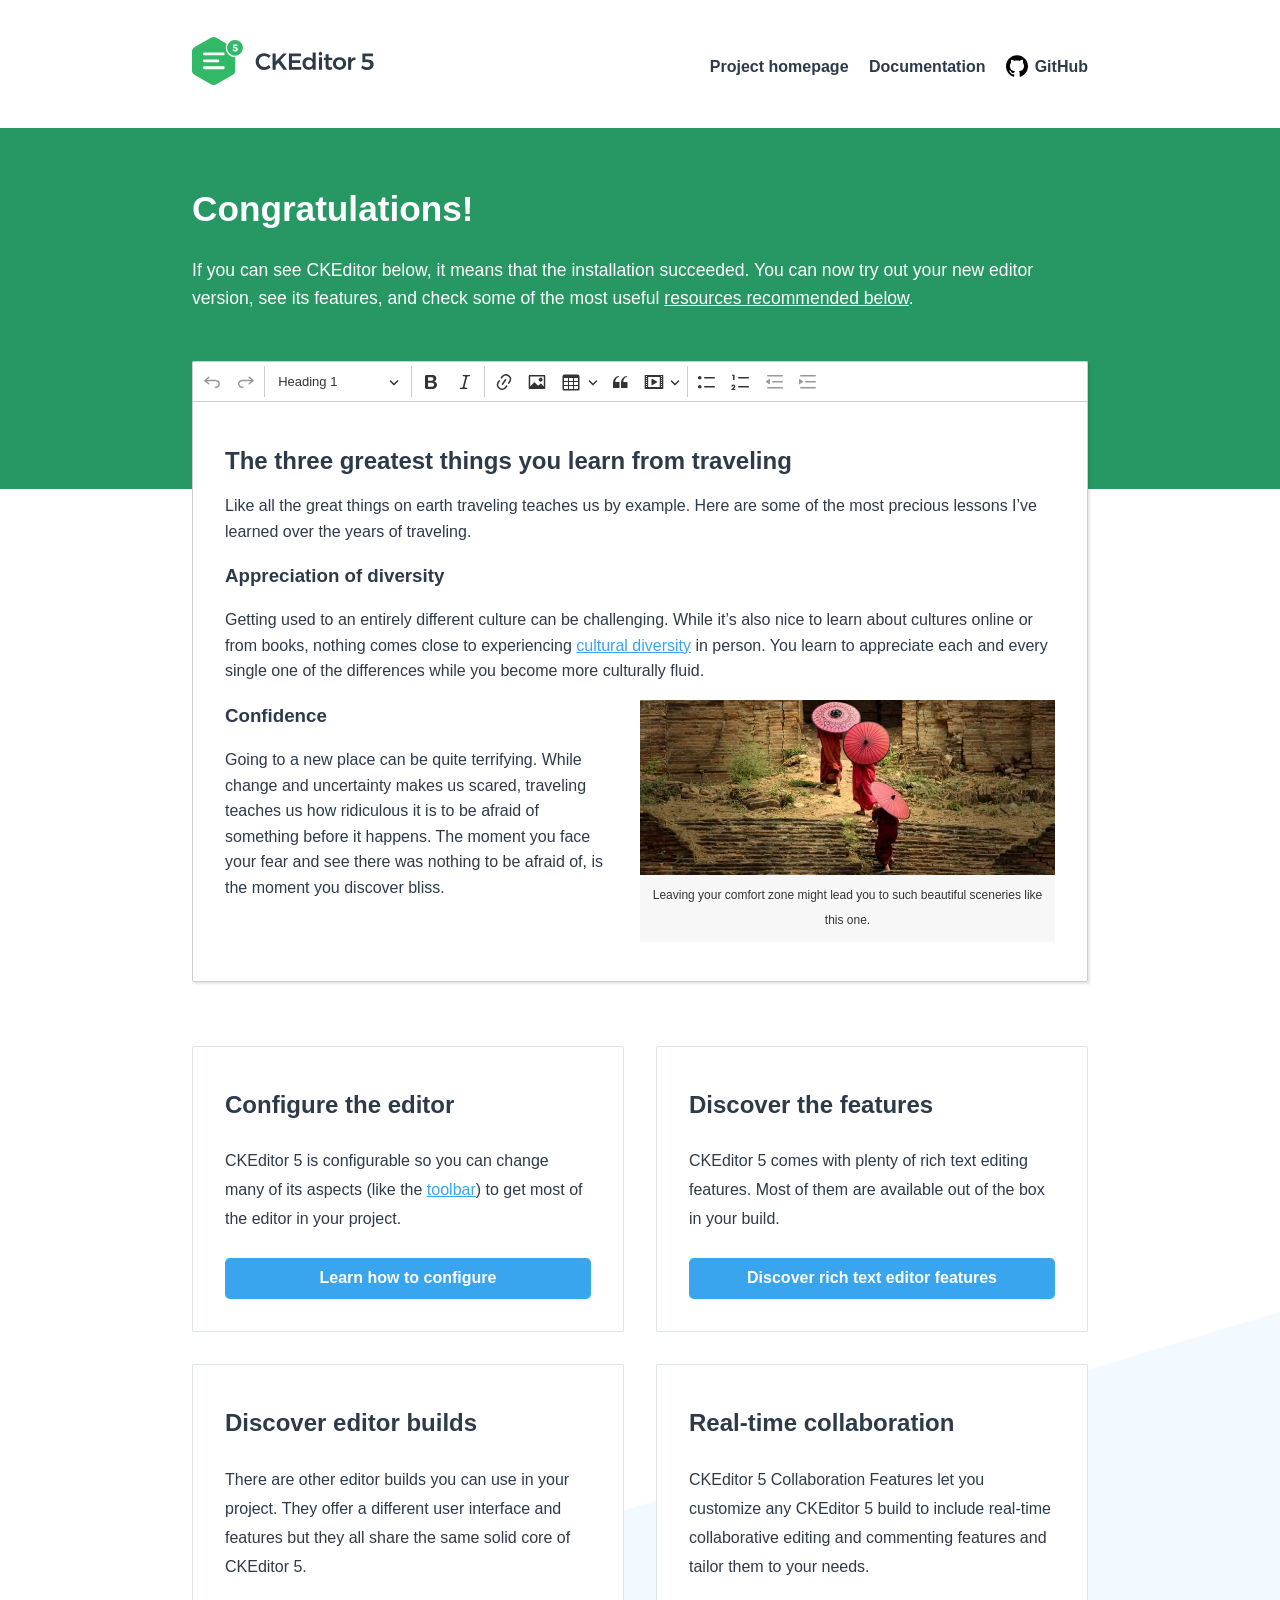
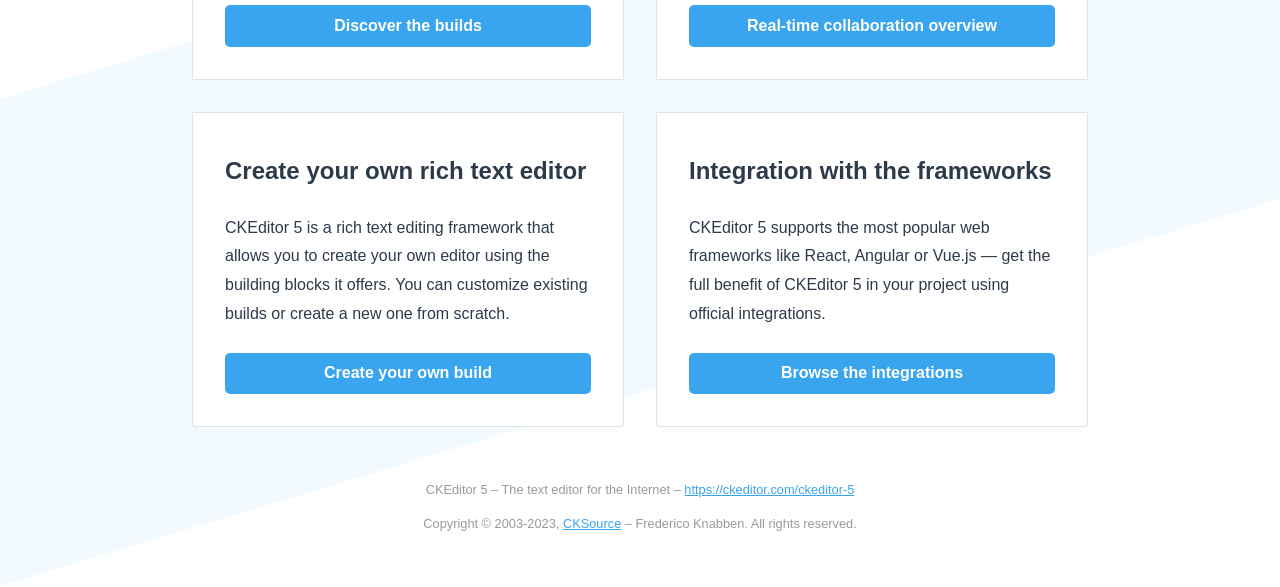
<file: Article Admin/ckeditor/index.html>
<!DOCTYPE html>
<!--
Copyright (c) 2003-2023, CKSource Holding sp. z o.o. All rights reserved.
For licensing, see LICENSE.md or https://ckeditor.com/legal/ckeditor-oss-license
-->
<html lang="en">
<head>
	<meta charset="utf-8">
	<meta name="viewport" content="width=device-width, initial-scale=1.0, maximum-scale=1.0" />
	<link type="text/css" href="sample/css/sample.css" rel="stylesheet" media="screen" />
	<title>CKEditor 5 – classic editor build sample</title>
</head>
<body>

<header>
	<div class="centered">
		<h1><a href="https://ckeditor.com/ckeditor-5"><img src="sample/img/logo.svg" alt="WYSIWYG editor - CKEditor 5" /></a></h1>

		<input type="checkbox" id="menu-toggle" />
		<label for="menu-toggle"></label>
		  
		<nav>
			<ul>
				<li><a href="https://ckeditor.com/ckeditor-5">Project homepage</a></li>
				<li><a href="https://ckeditor.com/docs/">Documentation</a></li>
				<li><a href="https://github.com/ckeditor/ckeditor5">GitHub</a></li>
			</ul>
		</nav>
	</div>
</header>

<main>
	<div class="message">
		<div class="centered">
			<h1>Congratulations!</h1>

			<p>If you can see CKEditor below, it means that the installation succeeded. You can now try out your new editor version, see its features,
			and check some of the most useful <a href="#references">resources recommended below</a>.</p>
		</div>
	</div>
	<div class="centered">
		<div id="editor">
			<h2>The three greatest things you learn from traveling</h2>

			<p>Like all the great things on earth traveling teaches us by example. Here are some of the most precious lessons I’ve learned over the years of traveling.</p>

			<h3>Appreciation of diversity</h3>

			<p>Getting used to an entirely different culture can be challenging. While it’s also nice to learn about cultures online or from books, nothing comes close to experiencing <a href="https://en.wikipedia.org/wiki/Cultural_diversity">cultural diversity</a> in person. You learn to appreciate each and every single one of the differences while you become more culturally fluid.</p>

			<figure class="image image-style-side"><img src="sample/img/umbrellas.jpg" alt="Three Monks walking on ancient temple.">
				<figcaption>Leaving your comfort zone might lead you to such beautiful sceneries like this one.</figcaption>
			</figure>

			<h3>Confidence</h3>

			<p>Going to a new place can be quite terrifying. While change and uncertainty makes us scared, traveling teaches us how ridiculous it is to be afraid of something before it happens. The moment you face your fear and see there was nothing to be afraid of, is the moment you discover bliss.</p>
		</div>

		<div id="references">
			<section>
				<h2>Configure the editor</h2>
				<p>CKEditor 5 is configurable so you can change many of its aspects (like the <a href="https://ckeditor.com/docs/ckeditor5/latest/builds/guides/integration/configuration.html#toolbar-setup">toolbar</a>) to get most of the editor in your project.</p>
				<p><a href="https://ckeditor.com/docs/ckeditor5/latest/builds/guides/integration/configuration.html">Learn how to configure</a></p>
			</section>

			<section>
				<h2>Discover the features</h2>
				<p>CKEditor 5 comes with plenty of rich text editing features. Most of them are available out of the box in your build.</p>
				<p><a href="https://ckeditor.com/docs/ckeditor5/latest/features/index.html">Discover rich text editor features</a></p>				</section>

			<section>
				<h2>Discover editor builds</h2>
				<p>There are other editor builds you can use in your project. They offer a different user interface and features but they all share the same solid core of CKEditor 5.</p>
				<p><a href="https://ckeditor.com/docs/ckeditor5/latest/builds/guides/overview.html">Discover the builds</a></p>
			</section>

			<section>
				<h2>Real-time collaboration</h2>
				<p>CKEditor 5 Collaboration Features let you customize any CKEditor 5 build to include real-time collaborative editing and commenting features and tailor them to your needs.</p>
				<p><a href="https://ckeditor.com/docs/ckeditor5/latest/features/collaboration/collaboration.html">Real-time collaboration overview</a></p>
			</section>

			<section>
				<h2>Create your own rich text editor</h2>
				<p>CKEditor 5 is a rich text editing framework that allows you to create your own editor using the building blocks it offers. You can customize existing builds or create a new one from scratch.</p>
				<p><a href="https://ckeditor.com/docs/ckeditor5/latest/builds/guides/development/custom-builds.html">Create your own build</a></p>
			</section>

			<section>
				<h2>Integration with the frameworks</h2>
				<p>CKEditor 5 supports the most popular web frameworks like React, Angular or Vue.js &mdash; get the full benefit of CKEditor 5 in your project using official integrations.</p>
				<p><a href="https://ckeditor.com/docs/ckeditor5/latest/builds/guides/integration/frameworks/overview.html">Browse the integrations</a></p>
			</section>	
		</div>
	</div>
</main>

<footer>
	<div>
		<p>CKEditor 5 – The text editor for the Internet – <a href="https://ckeditor.com/ckeditor-5">https://ckeditor.com/ckeditor-5</a></p>
		<p>Copyright © 2003-2023, <a href="https://cksource.com/">CKSource</a> – Frederico Knabben. All rights reserved.</p>
	</div>
</footer>

<script src="ckeditor.js"></script>

<script>
	ClassicEditor
		.create( document.querySelector( '#editor' ), {
			// toolbar: [ 'heading', '|', 'bold', 'italic', 'link' ]
		} )
		.then( editor => {
			window.editor = editor;
		} )
		.catch( err => {
			console.error( err.stack );
		} );
</script>

</body>
</html>
</file>
<file: Article Admin/ckeditor/sample/css/sample.css>
/**
 * @license Copyright (c) 2003-2023, CKSource Holding sp. z o.o. All rights reserved.
 * For licensing, see LICENSE.md or https://ckeditor.com/legal/ckeditor-oss-license
 */

:root {
	--ck-sample-base-spacing: 2em;
	--ck-sample-color-white: #fff;
	--ck-sample-color-green: #279863;
}

body, html {
	padding: 0;
	margin: 0;

	font-family: sans-serif, Arial, Verdana, "Trebuchet MS", "Apple Color Emoji", "Segoe UI Emoji", "Segoe UI Symbol";
	font-size: 16px;
	line-height: 22px;
}

body {
	height: 100%;
	color: #2D3A4A;
	background-image: url(../img/bg.png);
	background-repeat: no-repeat;
	background-position: 50% 100%;
	background-size: 100% auto;
}

body * {
	box-sizing: border-box;
}

a {
	color: #38A5EE;
}

abbr {
	border-bottom: 1px dotted #333;
	text-decoration: none;
}

.centered {
	max-width: 960px;
	margin: 0 auto;
	padding: 0 var(--ck-sample-base-spacing);
}

/* --------- HEADER ---------------------------------------------------------------------------- */

header .centered {
	display: flex;
	flex-flow: row nowrap;
	justify-content: space-between;
	align-items: center;
	min-height: 8em;
}

header h1 {
	margin: 0;
	font-size: 1em;
	display: inline-block;
}

header h1 a {
	display: inline-block;
	line-height: 0;
}

header h1 img {
	height: 3em;
}

header nav ul {
	margin: 0;
	padding: 0;
	list-style-type: none;
}

header nav ul li {
	display: inline-block;
}

header nav ul li + li {
	margin-left: 1em;
}

header nav ul li a {
	font-weight: bold;
	text-decoration: none;
	color: #2D3A4A;
}

header nav ul li a:hover {
	text-decoration: underline;
}

header nav ul li:last-child a::before {
	content: url(../img/github.svg);
	width: 1.4em;
	height: 1.4em;
	display: inline-block;
	margin-right: .4em;
	position: relative;
	top: .3em;
}

header input {
	display: none;
}

header label {
	display: none;
}

/* --------- MAIN ------------------------------------------------------------------------------- */

main .message {
	padding: 0 0 var(--ck-sample-base-spacing);
	background: var(--ck-sample-color-green);
	color: var(--ck-sample-color-white);
}

main .message::after {
	content: "";
	z-index: -1;
	display: block;
	height: 10em;
	width: 100%;
	background: var(--ck-sample-color-green);
	position: absolute;
	left: 0;
}

main .message h1 {
	padding-top: var(--ck-sample-base-spacing);
	margin: 0 0 1em;
	font-size: 2.2em;
}

main .message p {
	font-size: 1.1em;
	line-height: 1.6em;
}

main .message p a {
	color: var(--ck-sample-color-white);
}

main #editor {
	background: var(--ck-sample-color-white);
	box-shadow: 2px 2px 2px rgba(0,0,0,.1);
	border: 1px solid #DFE4E6;			
	border-bottom-color: #cdd0d2;
	border-right-color: #cdd0d2;
}

main .ck.ck-editor {
	box-shadow: 2px 2px 2px rgba(0,0,0,.1);
}

main .ck.ck-content {
	font-size: 1em;
	line-height: 1.6em;
	margin-bottom: 0.8em;
	min-height: 200px;
	padding: 1.5em 2em;
}

main #references {
	margin: 4em 0 var(--ck-sample-base-spacing);
	display: grid;
	grid-template-columns: repeat( auto-fit, minmax(320px, 1fr) );
	grid-gap: var(--ck-sample-base-spacing);
}

main #references > section {
	background: var(--ck-sample-color-white);
	border-radius: 2px;
	border: 1px solid #DFE4E6;			
	padding: var(--ck-sample-base-spacing);
	line-height: 1.8em;

	display: flex;
	flex-flow: column nowrap;
	justify-content: space-between;
}

main #references > section h2 {
	margin: .5em 0;
}

main #references > section p:first-of-type {
	flex: 1 0 auto;
}

main #references > section p:last-child {
	margin: calc(.25*var(--ck-sample-base-spacing)) 0 0;
}

main #references > section p:last-child a {
	background: #38A5EE;
	border-radius: 5px;
	padding: .4em 1em;
	color: var(--ck-sample-color-white);
	text-decoration: none;
	font-weight: bold;
	display: block;
	text-align: center;
}

main #references > section p:last-child a:hover {
	background: #218cd4;
}

/* --------- MAIN / DOCUMENT EDITOR --------------------------------------------------------------- */

main .document-editor {
	border: 1px solid #DFE4E6;
	border-bottom-color: #cdd0d2;
	border-right-color: #cdd0d2;
	border-radius: 2px;
	max-height: 700px;
	display: flex;
	flex-flow: column nowrap;
	box-shadow: 2px 2px 2px rgba(0,0,0,.1);
}

main .toolbar-container {
	z-index: 1;
	position: relative;
	box-shadow: 2px 2px 1px rgba(0,0,0,.05);
}

main .toolbar-container .ck.ck-toolbar {
	border-top-width: 0;
	border-left-width: 0;
	border-right-width: 0;
	border-radius: 0;
}

main .content-container {
	padding: var(--ck-sample-base-spacing);
	background: #eee;
	overflow-y: scroll;
}

main .content-container #editor {
	border-top-left-radius: 0;
	border-top-right-radius: 0;

	width: 15.8cm;
	min-height: 21cm;
	padding: 1cm 1cm 2cm;
	margin: 0 auto;
	box-shadow: 2px 2px 1px rgba(0,0,0,.05);
}

/* --------- FOOTER ------------------------------------------------------------------------------- */

footer {
	margin: calc(2*var(--ck-sample-base-spacing)) var(--ck-sample-base-spacing);
	font-size: .8em;
	text-align: center;
	color: rgba(0,0,0,.4);
}

/* --------- RWD ------------------------------------------------------------------------------- */

@media (max-width: 900px) {
	header .centered {
		padding-top: var(--ck-sample-base-spacing);
		padding-bottom: var(--ck-sample-base-spacing);
		flex-flow: column nowrap;
		align-items: stretch;
		min-height: unset;
	}

	header h1 {
		text-align: center;
		margin-bottom: var(--ck-sample-base-spacing);
	}

	header nav ul {
		text-align: center;
	}
}

@media (max-width: 600px) {
	header .centered {
		padding-left: 0;
		padding-right: 0;
	}

	header nav {
		position: absolute;
		top: 0;
		left: 0;
		right: 0;		
		background: #fff;
		padding: 1em 0;
		transition: all .4s ease-out;
		transform: translateY(-100%);
		overflow: hidden;
	}

	header h1 {
		margin: 0;
	}

	header nav ul li {
		display: block;
		line-height: 3em;
		margin-bottom: 1px;
	}

	header nav ul li a {
		display: block;
	}

	header nav ul li a:hover {
		background: #eee;
	}

	header nav ul li + li {
		margin-left: 0;
	}

	header label {
		display: block;
		color: #fff;
		width: 40px;
		height: 40px;
		position: absolute;
		top: 10px;
		left: 10px;
		z-index: 1;
		transition: transform .2s ease-out;
		transform: rotate(0deg);
		background: url([data-uri]) center center no-repeat;
	}

	header input:checked ~ nav {
		transform: translateY(0%);
		box-shadow: 0 3px 3px rgba(0,0,0,.1);		
	}

	header input:checked ~ label {
		background-image: url([data-uri]);
		transform: rotate(180deg);
	}

	main #references {
		grid-template-columns: repeat( auto-fit, minmax(240px, 1fr) );
	}
}
</file>
